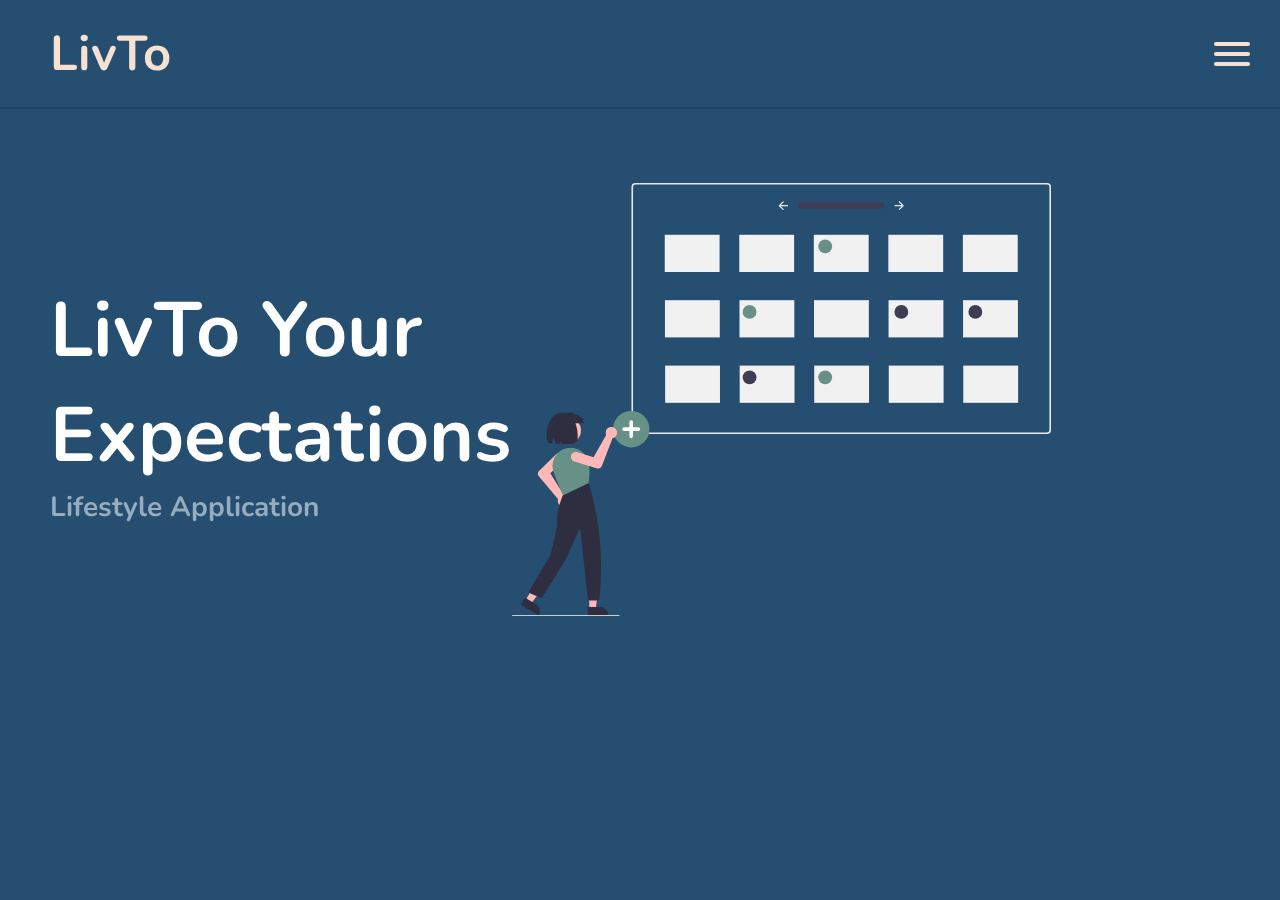
<file: index.html>
<!DOCTYPE html>

<html lang="en">
  <head>
    <meta charset="UTF-8">
    <meta http-equiv="X-UA-Compatible" content="IE=edge">
    <meta name="viewport" content="width=device-width, initial-scale=1.0">

    <link rel="icon" href="images/title_image.png">
    <link rel="stylesheet" href="styles/styles.css">
    <link rel="stylesheet" href="https://use.fontawesome.com/releases/v5.15.4/css/all.css" integrity="sha384-DyZ88mC6Up2uqS4h/KRgHuoeGwBcD4Ng9SiP4dIRy0EXTlnuz47vAwmeGwVChigm" crossorigin="anonymous">

    <title>Home</title>
  </head>

  <body>
    <header>
      <nav>
        <a href="index.html" id="navbar__logo"><i class="far fa-calendar-alt"></i> LivTo</a>
        <div class="nav-links">
          <ul>
            <li><a href="index.html">Home</a></li>
            <li><a href="how_to _use.html">How to Use</a></li>
            <li><a href="pricing.html">Pricing</a></li>
            <li><a href="product.html">Product</a></li>
            <li><a href="team.html">Team</a></li>
            <li><a href="contact-us.html">Contact Us</a></li>
          </ul>
        </div>
        <div class="hamburger">
          <input class="hamburger-btn" type="checkbox" />
          <div class="hamburger-icon"></div>
        </div>
      </nav>
    </header>

    <main class="main__container">
      <div class="main__content">
        <div class="main__text">
            <h1>LivTo Your</h1> 
            <h1>Expectations</h1>
            <h2>Lifestyle Application</h2>
        </div>
        <div class="main__img--container">
            <img src="images/Calendar_bg.svg" alt="pic" id="main__img">
        </div>
      </div>
    </main>

    <script src="scripts/main.js"></script>
  </body>
</html>
</file>
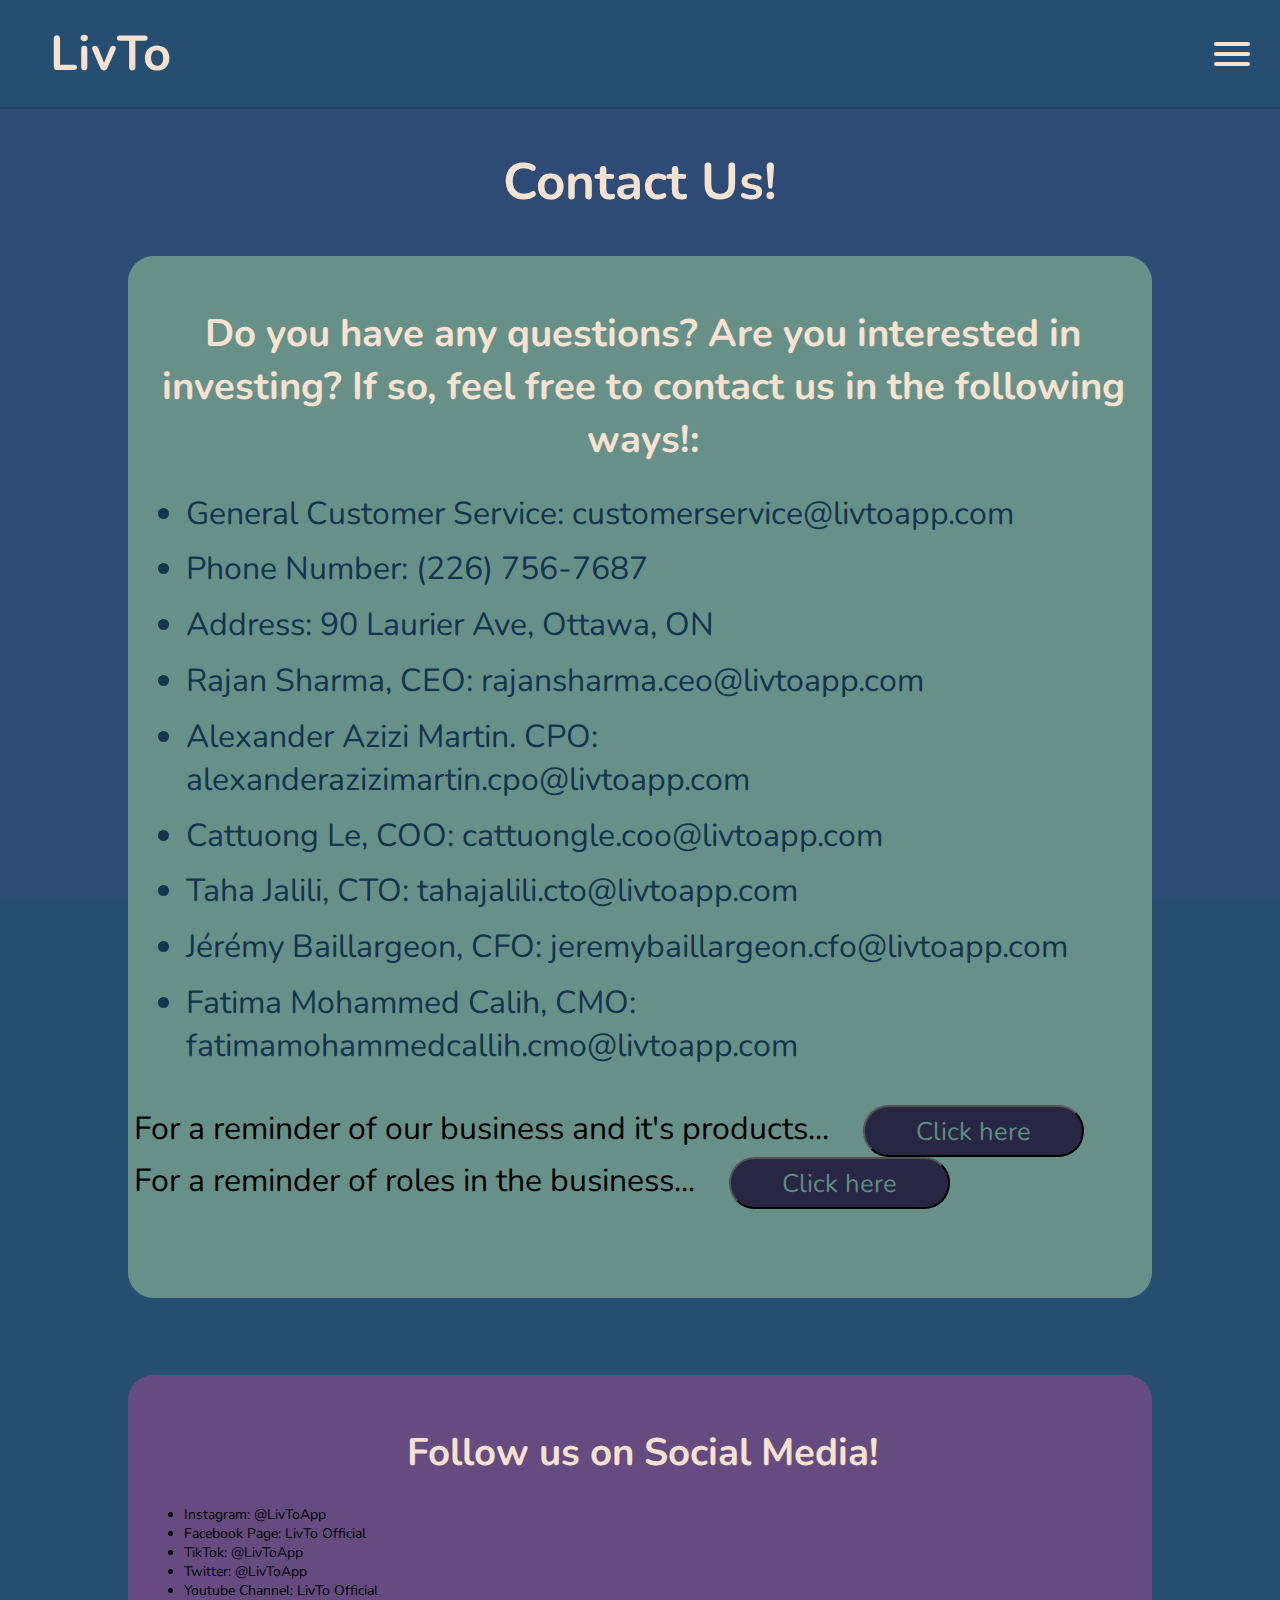
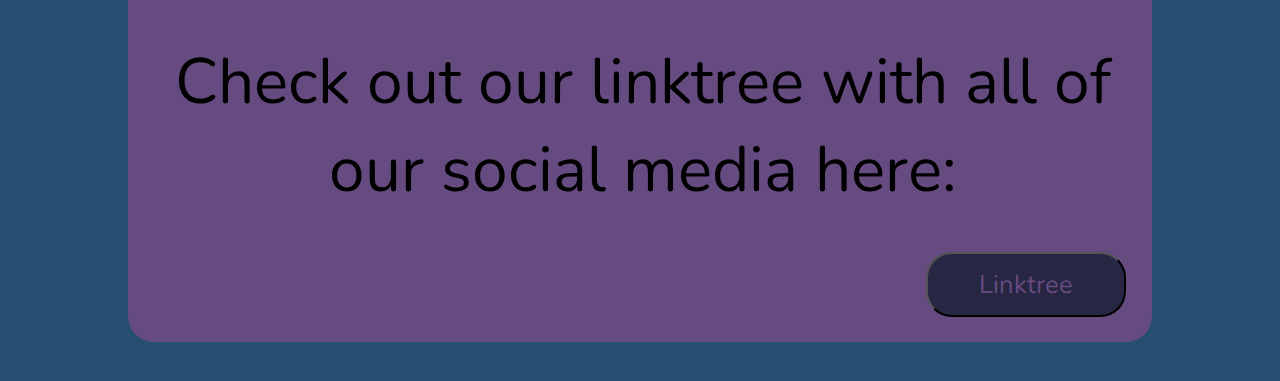
<file: contact-us.html>
<!DOCTYPE html>

<html lang="en">
  <head>
      <meta charset="UTF-8">
      <meta http-equiv="X-UA-Compatible" content="IE=edge">
      <meta name="viewport" content="width=device-width, initial-scale=1.0">

      <link rel="icon" href="images/title_image.png">
      <link rel="stylesheet" href="styles/styles.css">

      <title>Contact Us</title>
      <style>
        .contactus {
            width: 100%;
        }
        body {
            background-color: rgba(45, 75, 117);
        }
        .contactus{
            display:block;
        }
        .contactus-intro{
            text-align: center;
        }
        .contactus-info {
            display: flex;
            flex-direction: column;
            align-items: center;
        }
        .contactus-info div{
            display: inline-block;
            padding-top: 2vw;
            padding-left: 0.5vw;
            margin: 3vw 0;
            border-radius: 2vw;
            width: 80%;
        }
        .contactus h1{
            text-align: center;
            font-size: 4vw;
            margin-bottom: 0;
            color: #F7E2D1;
            margin-top: 3vw;
        }
        .contactus-info h2{
            text-align: center; 
            color: #F7E2D1;
            font-size: 3vw;
            padding-left: 2vw;
            padding-right: 2vw;
            padding-bottom: 2vw;
            padding-top: 2vw;
        }
        .contactus-info h3{
            text-align: center;
        }
        
        .contactus-what{
            background-color: #679188;
            position: relative;
            padding-bottom: 7vw;
            font-size: 2.5vw;
        }
        .contactus-what ul li{
            width: 90%;
            min-width: 250px;
            float: left;
            margin-left: 4vw;
            margin-right: 3vw;
            padding-bottom: 1vw;
            color: #14334e;
          
        }
        .contactus-info-list{
            list-style-image: none;
        }
        
         .contactus-media-list{
            list-style-image: none;
           padding-left: 50px;
        }
        
        .contactus-app{
            position: absolute;
            right: 0;
            bottom: 0;
            margin-bottom: 1vw;
            margin-right: 1vw;
            color: #272643;
        }
        .contact-us button{
            position: relative;
            background-color: #272643;
            border-radius: 2vw;
            text-align: center; 
            color: #5f8d83;
            font-size: 2vw; 
            padding:0.5vw 4vw;
            transition-duration: 800ms;
            margin-left: 2vw;
        }
        .contact-us button:hover{
            cursor: pointer; 
            background-color: #72a59a;
            color: #272643;
            transition-duration: 1000ms;
          
        }
        .contactus-media{
            background-color: #664B80;
            position: relative;
        }
        .contactus-media p{
            font-size: 5vw;
            margin-bottom: 10vw;
            margin-left: 3vw;
            margin-right: 3vw;
            text-align: center; 
        }
        .contactus-media button{
            position: absolute; 
            bottom: 0;
            right: 0;
            background-color: #272643;
            border-radius: 2vw;
            text-align: center; 
            color: #664B80;
            font-size: 2vw;
            padding: 1vw 4vw;
            transition-duration: 800ms; 
            margin-right: 2vw;
            margin-bottom: 2vw;
        }
        .contactus-media button:hover{
            cursor: pointer; 
            background-color: #5d3f79;
            color: #272643;
            transition-duration: 1000ms;
        }
    </style>     
  </head>

  <body>
    <header style= "position: sticky; z-index: 2;">     
        <nav>
          <a href="index.html" id="navbar__logo"><i class="far fa-calendar-alt"></i> LivTo</a>
          <div class="nav-links">
            <ul>
              <li><a href="index.html">Home</a></li>
              <li><a href="how_to _use.html">How to Use</a></li>
              <li><a href="pricing.html">Pricing</a></li>
              <li><a href="product.html">Product</a></li>
              <li><a href="team.html">Team</a></li>
            </ul>
          </div>
          <div class="hamburger">
            <input class="hamburger-btn" type="checkbox" />
            <div class="hamburger-icon"></div>
          </div>
         </nav>
    </header>

    
    <main>
      <div id="contactus" class="contactus">
        <h1> Contact Us!</h1>
        <div class="contactus-info">
            <div id = "contactus-what" class = "contactus-what">
              <h2> Do you have any questions? Are you interested in investing? If so, feel free to contact us in the following ways!: </h2>
              <ul class = "contactus-info-list">
                <li> General Customer Service: customerservice@livtoapp.com </li>
                <li> Phone Number: (226) 756-7687 </li>
                <li> Address: 90 Laurier Ave, Ottawa, ON </li>
                <li> Rajan Sharma, CEO: rajansharma.ceo@livtoapp.com </li>
                <li> Alexander Azizi Martin. CPO: alexanderazizimartin.cpo@livtoapp.com </li>
                <li> Cattuong Le, COO: cattuongle.coo@livtoapp.com </li>
                <li> Taha Jalili, CTO: tahajalili.cto@livtoapp.com </li>
                <li> Jérémy Baillargeon, CFO: jeremybaillargeon.cfo@livtoapp.com </li>
                <li style="padding-bottom: 3vw;"> Fatima Mohammed Calih, CMO: fatimamohammedcallih.cmo@livtoapp.com </li>
              </ul>
              <p class="contact-us"> For a reminder of our business and it's products...
                   <button onclick="window.location.href='product.html'" class="contact-us"> Click here</button>
              </p>
              <p class="contact-us"> For a reminder of roles in the business...
                   <button onclick="window.location.href='team.html'" class="contact-us"> Click here</button>
              </p>
     
          </div>
          
          <div id="contactus-media" class ="contactus-media">
            <h2> Follow us on Social Media! </h2>
            <ul class = "contactus-media-list">
                <li> Instagram: @LivToApp </li>
                <li> Facebook Page: LivTo Official </li>
                <li> TikTok: @LivToApp </li>
                <li> Twitter: @LivToApp </li>
                <li style="padding-bottom: 3vw;"> Youtube Channel: LivTo Official </li>
              </ul>
              <p class="contact-us"> Check out our linktree with all of our social media here:
                   <button onclick="window.location.href='https://linktr.ee/livtoapp'" class="contact-us"> Linktree</button>
              </p>
          </div>
        </div>
      </div>          
    </main>
    <script src="scripts/main.js"></script>
 </body 
</html>
</file>
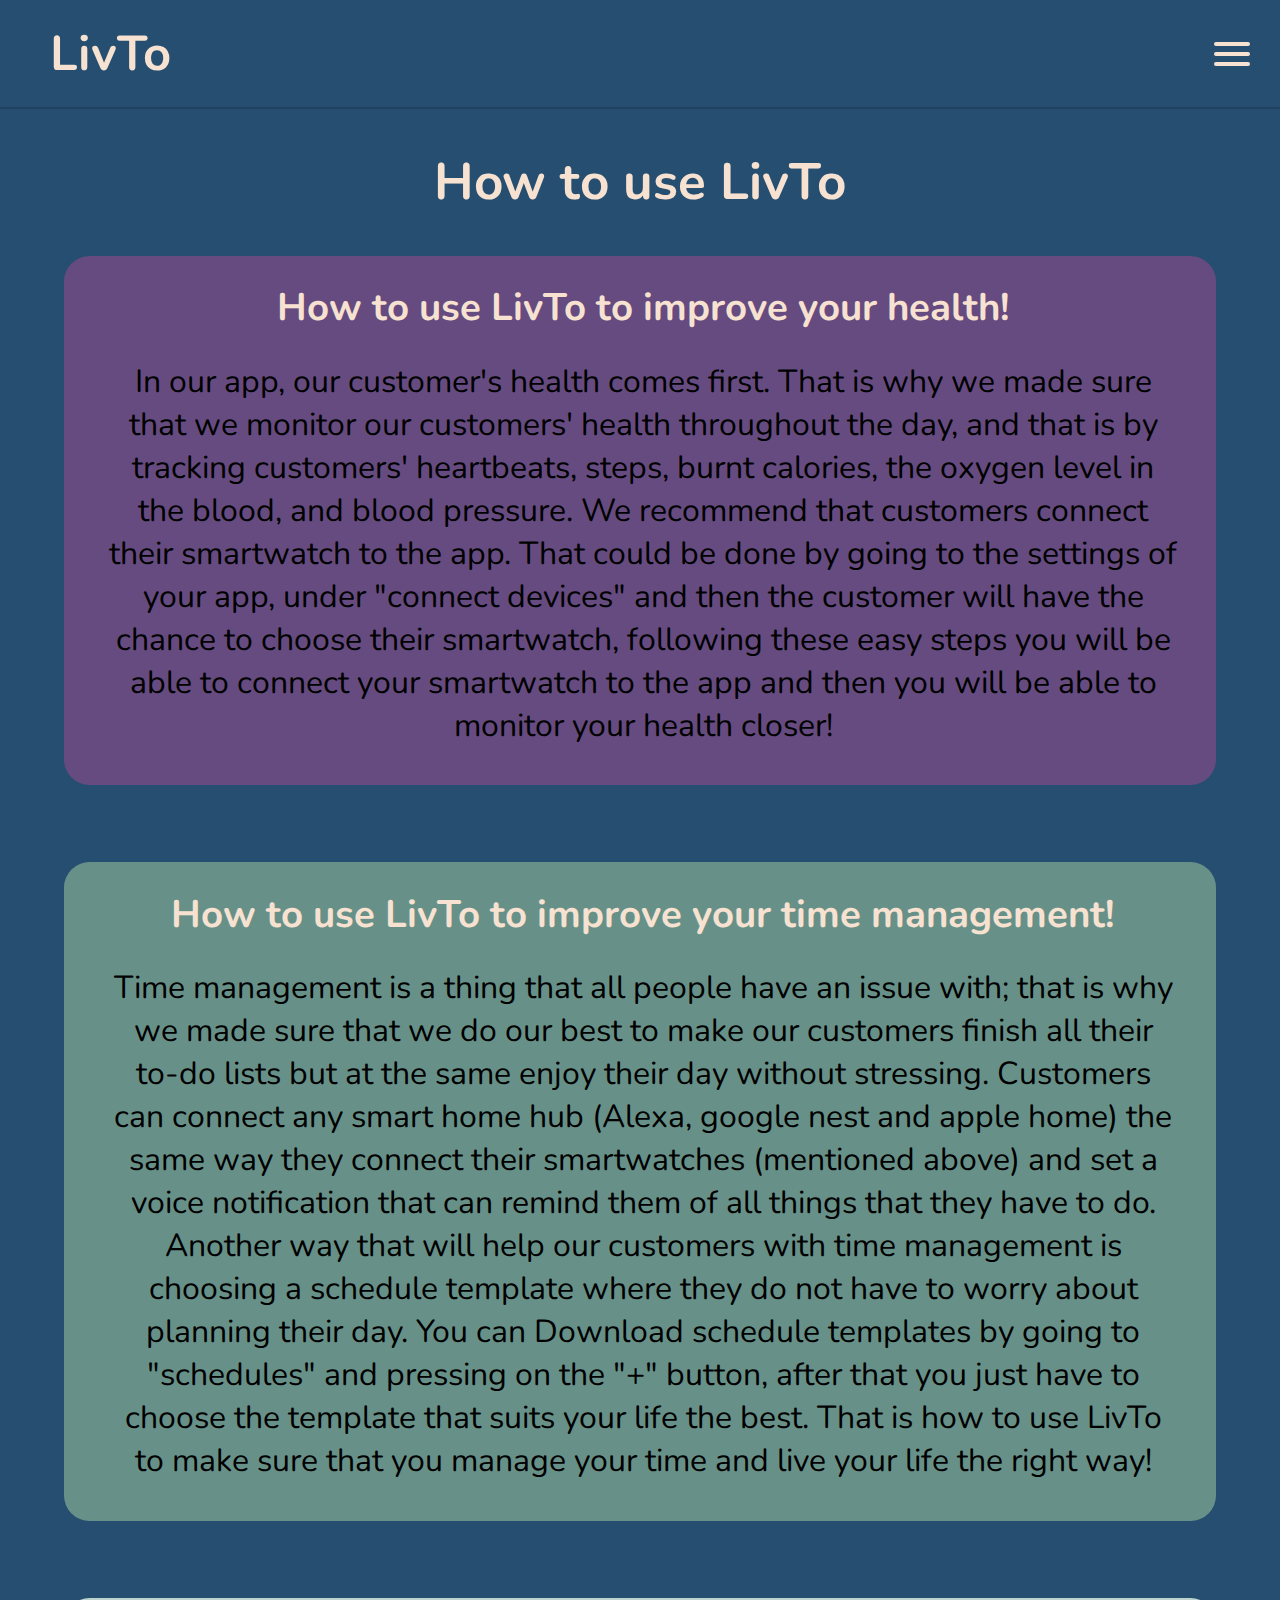
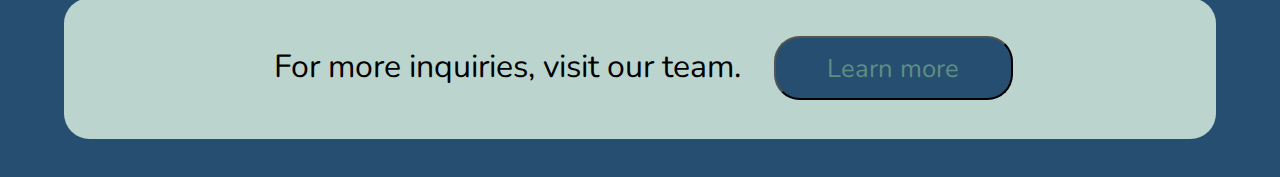
<file: how_to _use.html>
<!DOCTYPE html>

<html lang="en">
  <head>
      <meta charset="UTF-8">
      <meta http-equiv="X-UA-Compatible" content="IE=edge">
      <meta name="viewport" content="width=device-width, initial-scale=1.0">

      <link rel="icon" href="images/title_image.png">
      <link rel="stylesheet" href="styles/styles.css">

      <title>How to use</title>
    
       <style>
        .how{
          width: 100%;
          display:block;
        }
        body {
          background-color:#264e70;
        }
        .how-info{
          display: flex;
          flex-direction: column;
          align-items: center;
        }
        .how-info div{
          display: inline-block;
          padding-left: 0.5vw;
          margin: 3vw 0;
          border-radius: 2vw;
          width:90%;
        }
        .how h1{
          text-align: center;
          font-size: 4vw; 
          margin-bottom: 0;
          color: #F7E2D1;
          margin-top: 3vw;
        }
        .how-info h2{
          text-align: center;
          color : #F7E2D1;
          font-size: 3vw;
          padding-left: 2vw;
          padding-right:2vw;
          padding-bottom: 2vw;
          padding-top:2vw;
        }
        .how-health{
          background-color: #664B80;
          position: relative;
          font-size: 2.5vw;
        }
        .how-time {
          background-color: #679188;
          position: relative;
        }
        .how p{
          font-size: 2.5vw;
          margin-bottom: 3vw;
          margin-left: 3vw;
          margin-right:3vw;
          text-align: center;
        }
        .how-extra {
          background-color: #BBD4CE;
          position: relative;
          padding-top:3vw;
          padding-bottom : 3vw;
          margin-top: 1vw;
          margin-bottom: 1vw;
        }
        .how-extra p{
          margin-bottom: 0;
          margin-top: 0;
        }
        .how-extra button{
          position: relative;
          background-color: #264e70;
          border-radius: 2vw;
          text-align: center;
          color: #5f8d83;
          font-size: 2vw;
          padding: 1vw 4vw;
          transition-duration: 400ms;
          margin-left: 2vw;
        }
        .how-extra button:hover{
          cursor: pointer;
          background-color: #72a59a;
          color: #272643;
          transition-duration: 500ms;
        }
        .how-bottom{
          font-size: 3vw;
          text-align: center;
          margin-bottom: 4vw;
        }
    </style>
  </head>
  <body>
    <header style="position: sticky;z-index: 2;">
      <nav>
        <a href="index.html" id="navbar__logo"><i class="far fa-calendar-alt"></i> LivTo</a>
        <div class="nav-links">
          <ul>
            <li><a href="index.html">Home</a></li>
            <li><a href="how_to _use.html">How to Use</a></li>
            <li><a href="product.html">Product</a></li>
            <li><a href="team.html">Team</a></li>
            <li><a href="contact-us.html">Contact Us</a></li>
          </ul>
        </div>
        <div class="hamburger">
          <input class="hamburger-btn" type="checkbox" />
          <div class="hamburger-icon"></div>
        </div>
      </nav>
    </header>
      

  <main>
      <div id="how" class="how">
        <h1>How to use LivTo</h1>
        <div class="how-info">
            <div id="how-health" class="how-health" >
                <h2>How to use LivTo to improve your health!</h2>
                <p>
                  In our app, our customer's health comes first. That is why we made sure that we monitor our 
                  customers' health throughout the day, and that is by tracking customers' heartbeats, steps, 
                  burnt calories, the oxygen level in the blood, and blood pressure. We recommend that customers 
                  connect their smartwatch to the app. That could be done by going to the settings of your app, 
                  under "connect devices" and then the customer will have the chance to choose their smartwatch, 
                  following these easy steps you will be able to connect your smartwatch to the app and then you 
                  will be able to monitor your health closer!
                </p>            
            </div>
            
            <div id="how-time" class="how-time">
                <h2>How to use LivTo to improve your time management!</h2>
                <p> Time management is a thing that all people have an issue with; that is why we made 
                  sure that we do our best to make our customers finish all their to-do lists but at the 
                  same enjoy their day without stressing. Customers can connect any smart home hub 
                  (Alexa, google nest and apple home) the same way they connect their smartwatches 
                  (mentioned above) and set a voice notification that can remind them of all things that 
                  they have to do. Another way that will help our customers with time management is choosing
                  a schedule template where they do not have to worry about planning their day. You can
                  Download schedule templates by going to "schedules" and pressing on the "+" button, after that 
                  you just have to choose the template that suits your life the best. That is how to use 
                  LivTo to make sure that you manage your time and live your life the right way! 
                </p>
            
              </div>
              <div class="how-extra">
                <p class="how-contact">For more inquiries, visit our team.
                  <button onclick="window.location.href='team.html'" class="how-contact">Learn more</button>
              </p>

              </div>
        </div>
      </div>
  </main>
    <script src="scripts/main.js"></script>
  </body>
</html>
</file>
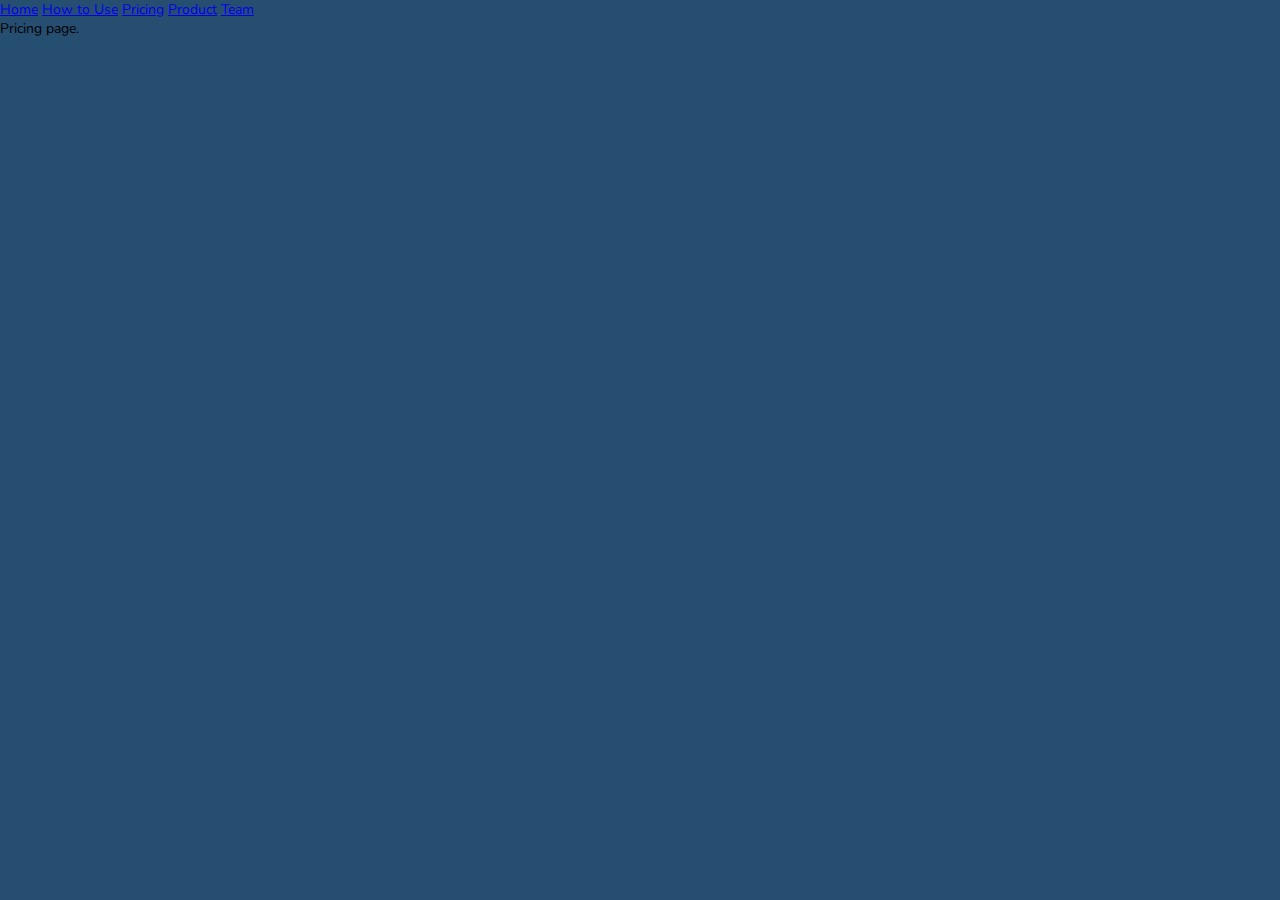
<file: pricing.html>
<!DOCTYPE html>
<html lang="en">
<head>
    <link rel="icon" href="images/title_image.png">
    <meta charset="UTF-8">
    <meta http-equiv="X-UA-Compatible" content="IE=edge">
    <meta name="viewport" content="width=device-width, initial-scale=1.0">
    <link rel="stylesheet" href="styles/styles.css">
    <title>Pricing</title>
</head>
<body>
    <div>
        <a href="index.html">Home</a>
        <a href="how_to _use.html">How to Use</a>
        <a href="pricing.html">Pricing</a>
        <a href="product.html">Product</a>
        <a href="team.html">Team</a>
    </div>

   Pricing page.
</body>
<script src="scripts/main.js"></script>
</html>
</file>
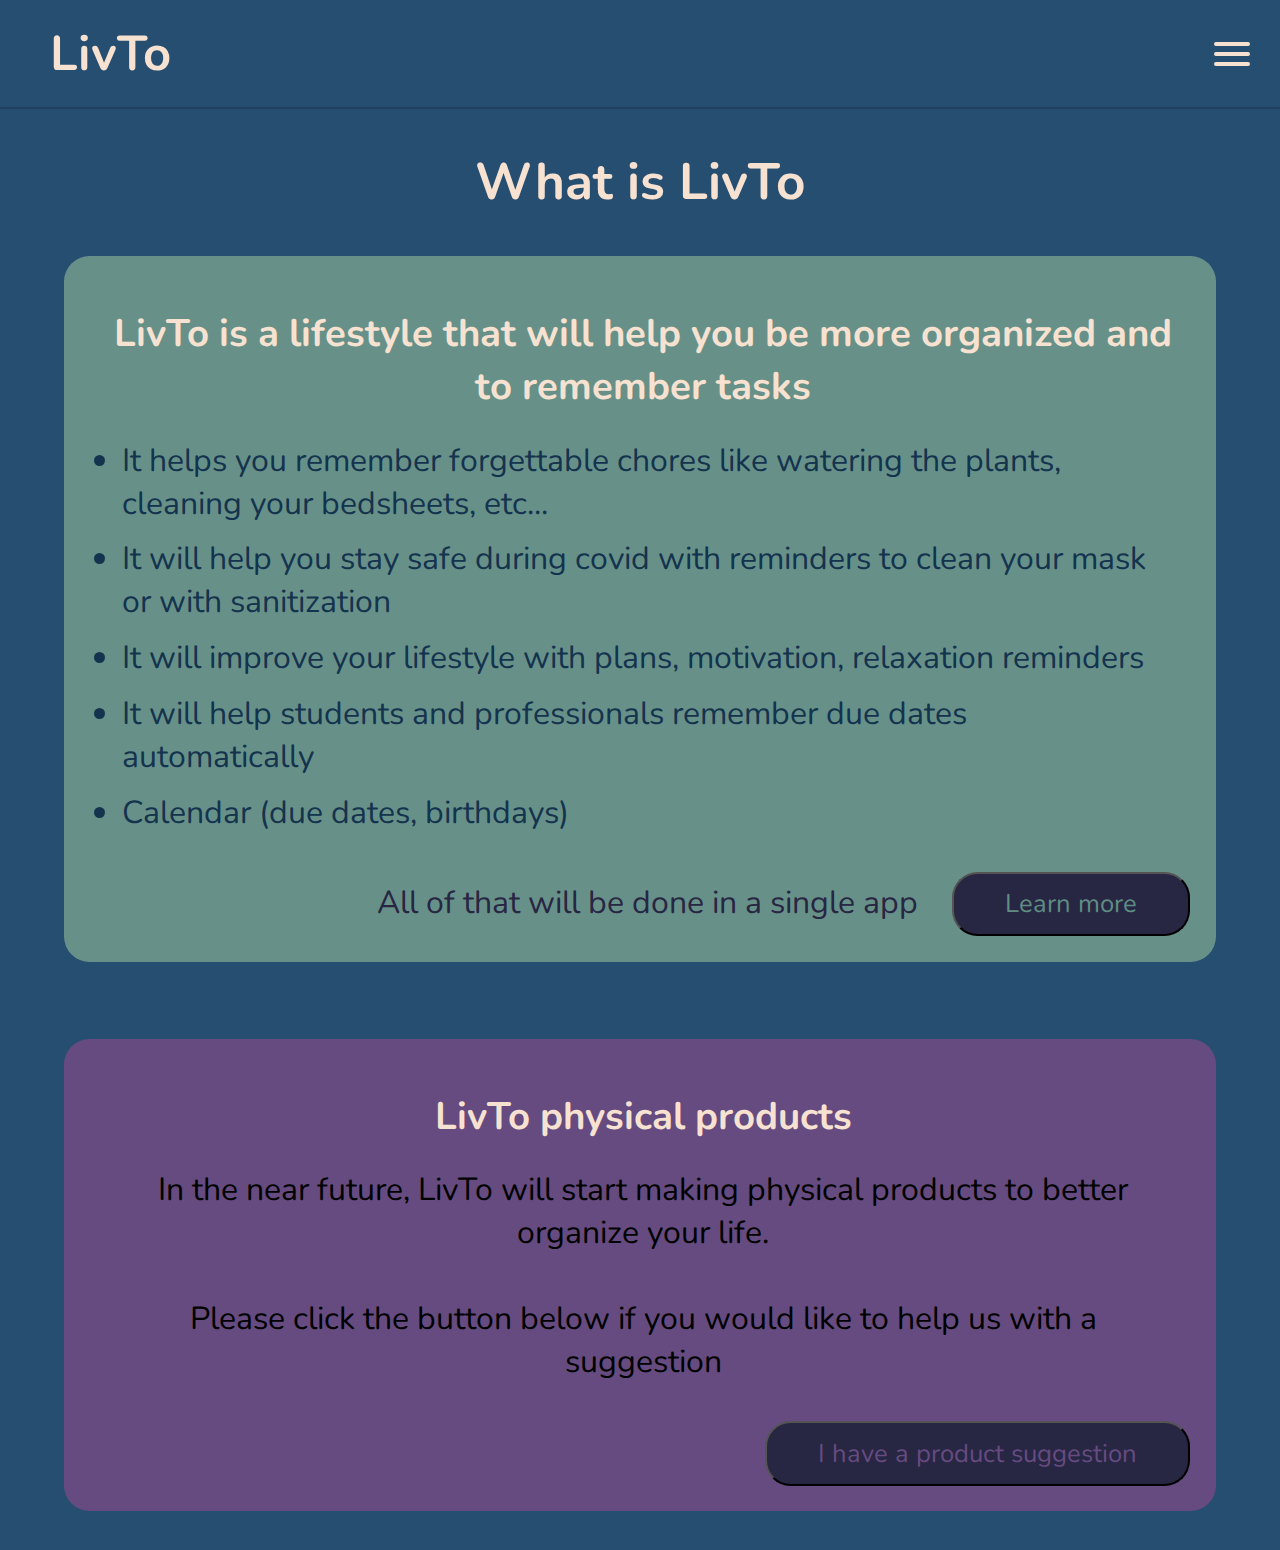
<file: product.html>
<!DOCTYPE html>

<html lang="en">
<head>
    <meta charset="UTF-8">
    <meta http-equiv="X-UA-Compatible" content="IE=edge">
    <meta name="viewport" content="width=device-width, initial-scale=1.0">

    <link rel="icon" href="images/title_image.png">
    <link rel="stylesheet" href="styles/styles.css">

    <title>Product</title>
    <style>
        .product{
            width: 100%;
            display:block;
        }
        body {
            background-color: rgba(38, 78, 112);
        }
        .product-info {
            display: flex;
            flex-direction: column;
            align-items: center;
        }
        .product-info div{
            display: inline-block;
            padding-top: 2vw ;
            padding-left: 0.5vw;
            margin: 3vw 0;
            border-radius: 2vw;
            width:90%;
        }
        .product h1{
            text-align: center;
            font-size: 4vw; 
            margin-bottom: 0;
            color: #F7E2D1;
            margin-top: 3vw;
        }
        .product-info h2{
            text-align: center;
            color : #F7E2D1;
            font-size: 3vw;
            padding-left: 2vw;
            padding-right:2vw;
            padding-bottom: 2vw;
            padding-top:2vw;
        }
        .product-info h3{
            text-align: center;
        }
       
        .product-what{
            background-color: #679188;
            position: relative;
            padding-bottom: 7vw;
            font-size: 2.5vw;
        }
        .product-what ul li{
            width: 90%;
            min-width: 250px;
            float: left;
            margin-left: 4vw;
            margin-right: 3vw;
            padding-bottom: 1vw;
            color:#14334e;
            
        }
        .product-list{
            list-style-image: none;
        }
        .product-app{
            position: absolute;
            right: 0;
            bottom: 0;   
            margin-bottom: 1vw;
            margin-right:1vw; 
            color: #272643;       
        }
        .product-app button{
            position: relative;
            background-color: #272643;
            border-radius: 2vw;
            text-align: center;
            color: #5f8d83;
            font-size: 2vw;
            padding: 1vw 4vw;
            transition-duration: 400ms;
            margin-left: 2vw;
        }
        .product-app button:hover{
            cursor: pointer;
            background-color: #72a59a;
            color: #272643;
            transition-duration: 500ms;

        }
        .product-physical{
            background-color: #664B80;
            position: relative;
        }
        .product-physical p{
            font-size: 2.5vw;
            margin-bottom: 10vw;
            margin-left: 3vw;
            margin-right:3vw;
            text-align: center;
        }
        .product-physical button{
            position: absolute;
            bottom:0;
            right:0;
            background-color: #272643;
            border-radius: 2vw;
            text-align: center;
            color: #664B80;
            font-size: 2vw;
            padding: 1vw 4vw;
            transition-duration: 400ms;
            margin-right: 2vw ;
            margin-bottom: 2vw;
        }
        .product-physical button:hover{
            cursor: pointer;
            background-color: #5d3f79;
            color: #272643;
            transition-duration: 500ms;
        }
    </style>
</head>

<body>
    <header style="position: sticky;z-index: 2;">
        <nav>
          <a href="index.html" id="navbar__logo"><i class="far fa-calendar-alt"></i> LivTo</a>
          <div class="nav-links">
            <ul>
              <li><a href="index.html">Home</a></li>
              <li><a href="how_to _use.html">How to Use</a></li>
              <li><a href="product.html">Product</a></li>
              <li><a href="team.html">Team</a></li>
              <li><a href="contact-us.html">Contact Us</a></li>
            </ul>
          </div>
          <div class="hamburger">
            <input class="hamburger-btn" type="checkbox" />
            <div class="hamburger-icon"></div>
          </div>
        </nav>
    </header>
  
    
    <main>
        <div id="product" class="product">
            <h1>What is LivTo</h1>
            <div class="product-info">
                <div id="product-what" class="product-what" >
                    <h2>LivTo is a lifestyle that will help you be more organized and to remember tasks</h2>
                    <ul class="product-list">
                        <li>It helps you remember forgettable chores like watering the plants, cleaning your bedsheets, etc...</li>
                        <li>It will help you stay safe during covid with reminders to clean your mask or with sanitization</li>
                        <li>It will improve your lifestyle with plans, motivation, relaxation reminders</li>
                        <li>It will help students and professionals remember due dates automatically</li>
                        <li style="padding-bottom: 3vw;">Calendar (due dates, birthdays)</li>
                    </ul>
                    <p class="product-app">All of that will be done in a single app
                        <button onclick="window.location.href='how_to _use.html'" class="product-app">Learn more</button>
                    </p>
                    
                </div>
                
                <div id="product-physical" class="product-physical">
                    <h2>LivTo physical products</h2>
                    <p>In the near future, LivTo will start making physical products to better organize your life.
                        <br/><br/>
                        Please click the button below if you would like to help us with a suggestion
                    </p>
                    <button onclick="product_sug()" id="product_sug_btn">I have a product suggestion</button>
                </div>
            </div>
        </div>
    </main>
</body>
<script src="scripts/main.js"></script>
</html>
</file>
<file: styles/styles.css>
@import url('https://fonts.googleapis.com/css2?family=Nunito:wght@400;600;700;800&family=Roboto:wght@300&display=swap');

:root {
  --navy-blue: #264E70;
  --dark-navy-blue: #272643;
  --sage-green:#679188;
  --mint-green: #BBD4CE;
  --dark-purple: #664B80;
  --beige: #F7E2D1;
}

html, body {
  width: 100%;
  height: 100%;

  font-size: 14px;
  background-color: var(--navy-blue);
}

header {
  padding: 20px 30px;

  background-color: var(--navy-blue);

  border-bottom: 2px solid #214361;
}

nav {
  display: flex;
  align-items: center;
  justify-content: space-between;
  z-index: 9999;
}

*{
  font-family: 'Nunito', sans-serif;
    box-sizing: border-box;
    margin: 0;
    padding: 0;
}

#navbar__logo{
    background-color: var(--beige);
    background-size: 100%;
    -webkit-background-clip: text;
    -moz-background-clip: text;
    -webkit-text-fill-color: transparent;
    -moz-text-fill-color: transparent;
    display: flex;
    align-items: center;
    cursor: pointer;
    text-decoration: none;
    font-size: 3.5rem;
    font-weight: 700;
    z-index: 999;
    position: relative;
}

#navbar__logo i {
  padding-right: 20px;
}

#main__img {
  width: 75%;
}

.fa-calendar{
    margin-right: 0.5rem;

}

@media screen and (max-width: 1200px){    
  .main__text {
    font-size: 10px;
  }
}

.main__container {
    z-index: 1;
    padding: 50px 50px;
}

.main__content{
    display: flex;
    justify-content: center;
    margin-top: 2%;
}

.main__text{
    display: flex;
    flex-direction: column;
    justify-content: center;
    margin: 0 auto;
}
.main__content h1{
    text-align: left ;
    font-size: 5.5em;
    background-color: white;
    background-size: 100%;
    -webkit-background-clip: text;
    -moz-background-clip: text;
    -webkit-text-fill-color: transparent;
    -moz-text-fill-color: transparent;
}

.main__content h2{
    text-align: left ;
    font-size: 2rem;
    background-color: #95ADBE;
    background-size: 100%;
    -webkit-background-clip: text;
    -moz-background-clip: text;
    -webkit-text-fill-color: transparent;
    -moz-text-fill-color: transparent;
}

.nav-links {
  display: flex;
  align-items: center;
  justify-content: center;
  flex-direction: column;
  position: absolute;
  top: 0px;
  left: 0px;
  z-index: 10;

  width: 100%;
  height: 100vh;

  background-color: var(--navy-blue);

  -webkit-font-smoothing: antialiased;  
  transform-origin: 0% 0%;
  transform: translate(0, -175%);
  transition: transform 0.75s cubic-bezier(0.77,0.2,0.05,1.0);
}

.nav-links > ul {
  display: flex;
  flex-direction: column;

  height: 90%;

  list-style: none;

  font-size: 2rem;
    text-align: center;
}

.nav-links > ul > li {
  padding: 50px 100px;

  border-bottom: 1px solid var(--beige);
}



.nav-links > ul > li:last-child {
  border-bottom: none;
}

.nav-links > ul > li > a {
  text-decoration: none;
  color: var(--beige)
}

.nav-links > ul > li > a:hover {
  cursor: pointer;
  transition: text-decoration 0.2s ease-in;
  text-decoration: underline;
}

.hamburger {
  position: relative;

  width: 36px;

  transition: all 0.4s ease;
}

.hamburger-btn {
  position: absolute;
  z-index: 999;

  width: 100%;
  height: 100%;

  opacity: 0;
}

.hamburger-btn:hover {
  cursor: pointer;
}

.hamburger-icon {
  position: relative;
  z-index: 998;
}

.hamburger-icon::before,
.hamburger-icon::after {
  display: block;
  content: '';
  height: 4px;

  background-color: var(--beige);
  border-radius: 5px;

  transition: all 200ms ease-in-out;
}

.hamburger-icon::before {
  box-shadow: 0 10px 0 var(--beige);
  margin-bottom: 16px;
}

.hamburger-btn:checked + .hamburger-icon::before {
  box-shadow: 0 0 0 var(--beige);
  transform: translateY(10px) rotate(45deg);
}

.hamburger-btn:checked + .hamburger-icon::after {
  transform: translateY(-10px) rotate(-45deg);
}

[hamburger-btn-checked = true] .nav-links {
  transform: none;
}

[hamburger-btn-checked = true] main {
  display: none;
}
</file>
